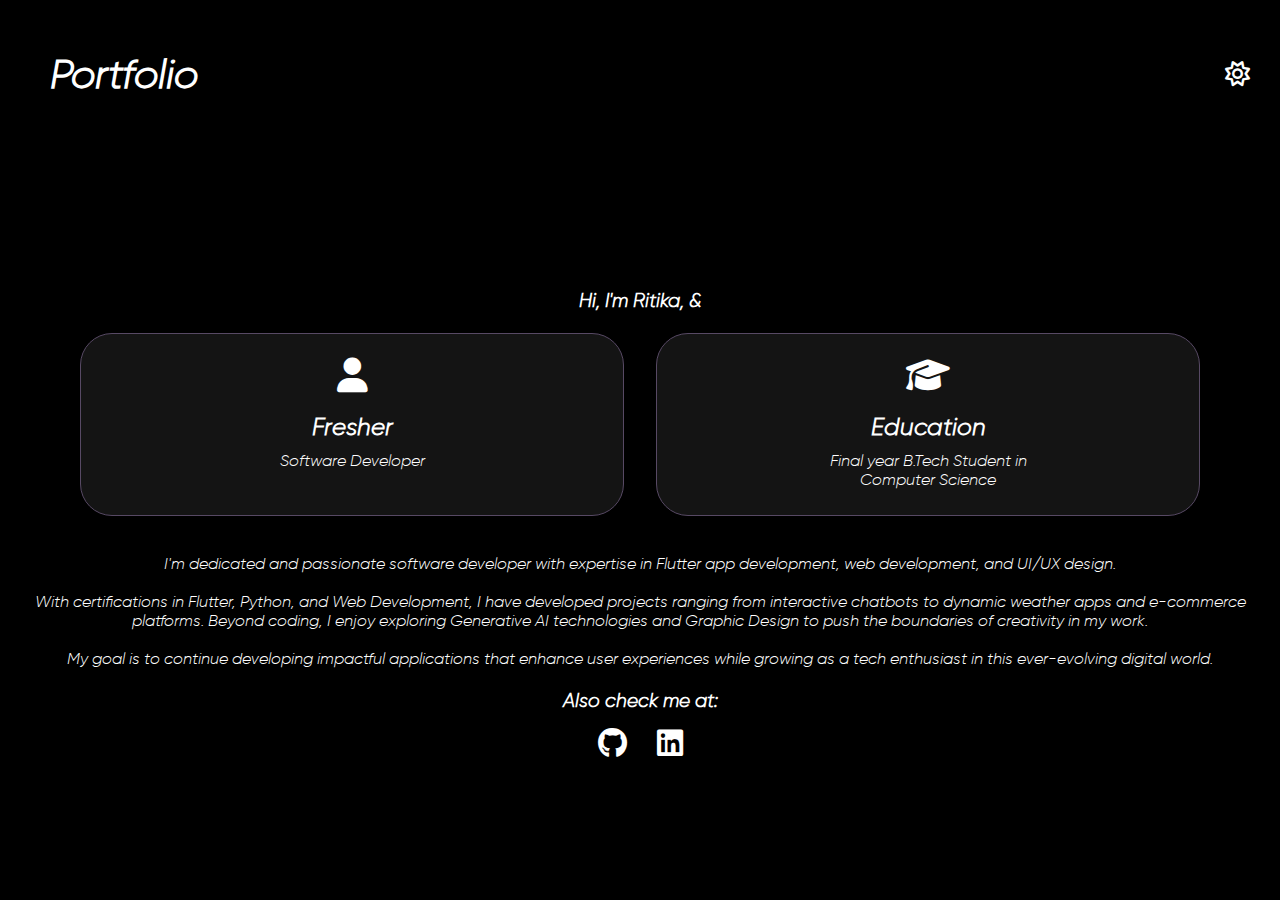
<file: about.html>
<!DOCTYPE html>
<html lang="en">
<head>
    <meta charset="UTF-8">
    <meta name="viewport" content="width=device-width, initial-scale=1.0">
    <title>Document</title>
    <link rel="stylesheet" href="style.css">
    <link rel="stylesheet" href="mediaquery.css">
    <link rel="stylesheet" href="https://cdnjs.cloudflare.com/ajax/libs/font-awesome/6.7.2/css/all.min.css" integrity="sha512-Evv84Mr4kqVGRNSgIGL/F/aIDqQb7xQ2vcrdIwxfjThSH8CSR7PBEakCr51Ck+w+/U6swU2Im1vVX0SVk9ABhg==" crossorigin="anonymous" referrerpolicy="no-referrer" />
    <script src="https://cdnjs.cloudflare.com/ajax/libs/gsap/3.12.5/gsap.min.js" integrity="sha512-7eHRwcbYkK4d9g/6tD/mhkf++eoTHwpNM9woBxtPUBWm67zeAfFC+HrdoE2GanKeocly/VxeLvIqwvCdk7qScg==" crossorigin="anonymous" referrerpolicy="no-referrer"></script>
</head>
<body>
     <!--   Nav Section   -->

    <nav id="navbar">
      <div class="logo">
      <h1>Portfolio</h1>
      </div>
      <div>
        <ul class="nav-links">
          <li><a href="index.html">Home</a></li>
          <li><a href="about.html">About</a></li>
          <li><a href="skills.html">Skills</a></li>
          <li><a href="project_section.html">Project</a></li>
          <li><a href="contact.html">Contact</a></li>
        </ul>
      </div>
      <h3 id="dark-mode-navbar" onclick="toggleDarkMode()"> 
        <i class="fa-regular fa-sun" id="mode-icon-navbar"></i>
      </h3> 
    </nav>
  <!--Hamburger menu-->
  <nav id="hamburger-nav">
      
      <div class="logo">
          <h1>Portfolio</h1>
      </div>
     
      <div class="hamburger-menu">
          <div class="hamburger-icon" onclick="toggleMenu()">
            <span></span>
            <span></span>
            <span></span>
          </div>
          <div class="menu-links">
            <li><a href="index.html" onclick="toggleMenu()">Home</a></li>
            <li><a href="about.html" onclick="toggleMenu()">About</a></li>
            <li><a href="skills.html" onclick="toggleMenu()">Skills</a></li>
            <li><a href="project_section.html" onclick="toggleMenu()">Projects</a></li>
            <li><a href="contact.html" onclick="toggleMenu()">Contact</a></li>
          </div>
        </div>
        <h3 id="dark-mode-hamburger" onclick="toggleDarkMode()"> 
          <i class="fa-regular fa-sun" id="mode-icon-hamburger"></i>
        </h3>
    </nav>


    <!--   About Section  -->
    <div class="about-section">
        <h1> INTRODUCTION </h1>
        <h2>Know More About Me</h2>
    
        <h3> Hi, I'm Ritika, & </h3>
    
        <div class="about-details-container">
            <div class="about-container">
              <div class="details-container">
                <i class="fas fa-user icon"></i>
                <h3>Fresher</h3>
                <p>Software Developer</p>
              </div>
              <div class="details-container">
                <i class="fas fa-graduation-cap icon"></i>
                <h3>Education</h3>
                <p>Final year B.Tech Student in <br />Computer Science</p>
              </div>
            </div>
    
        <pr class="paragraph"></pr>I'm  dedicated and passionate software developer with expertise in Flutter app development, web development, and UI/UX design.
        <br><br>
        With certifications in Flutter, Python, and Web Development, I have developed projects ranging from interactive chatbots to dynamic weather apps and e-commerce platforms. Beyond coding, I enjoy exploring Generative AI technologies and Graphic Design to push the boundaries of creativity in my work.
        <br><br>
        My goal is to continue developing impactful applications that enhance user experiences while growing as a tech enthusiast in this ever-evolving digital world.
        </Pr>
        <h3>Also check me at: </h3>
        <div class="links">
          <a href="https://github.com/Riitiika123"><i class="fab fa-github social-icon"></i></a>
          <a href="https://www.linkedin.com/in/miss-ritika-54a550251/"><i class="fab fa-linkedin social-icon"></i></a>
        </div>
        </div>
        
        <script src="script.js"></script>


</body>
</html>
</file>
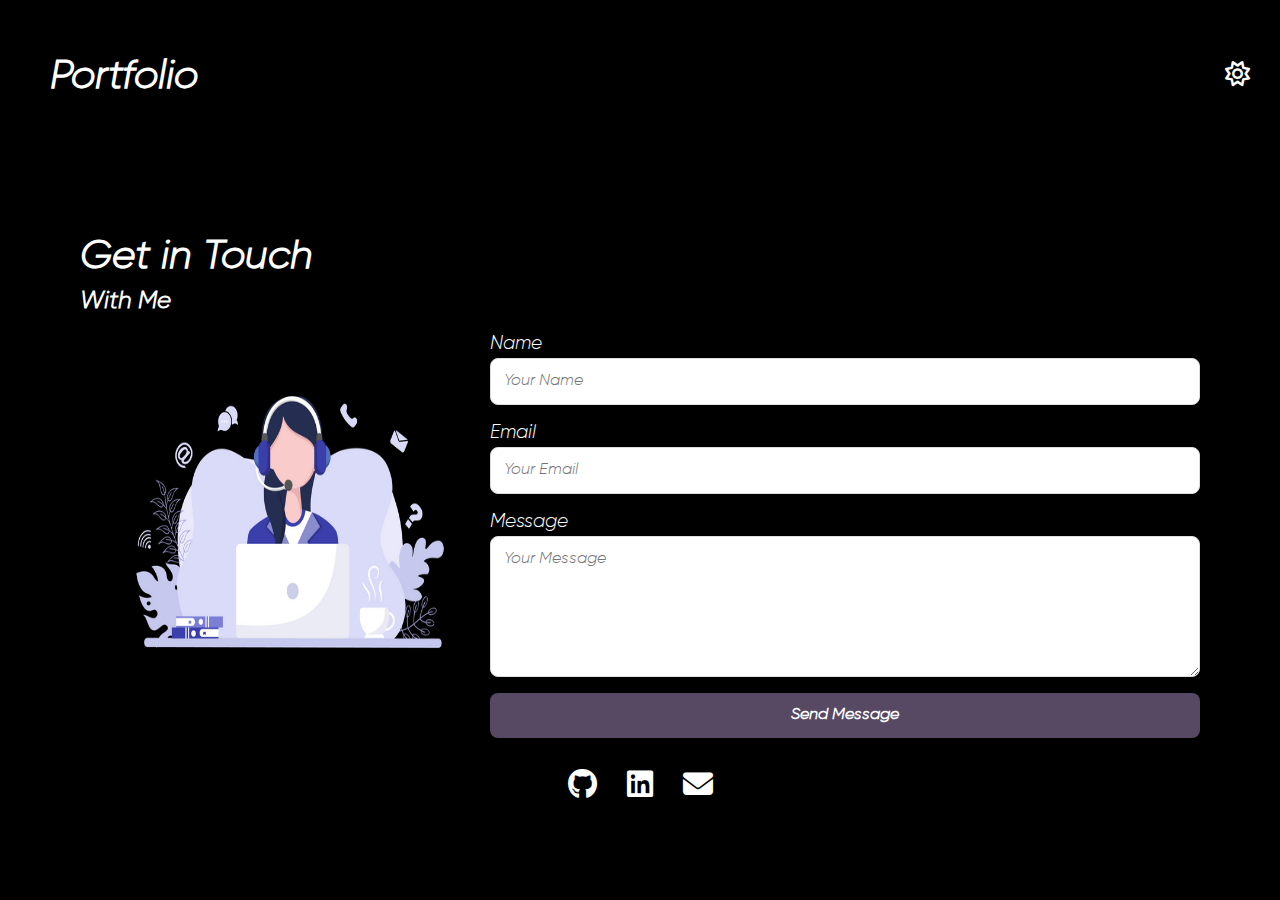
<file: contact.html>
<!DOCTYPE html>
<html lang="en">
<head>
    <meta charset="UTF-8">
    <meta name="viewport" content="width=device-width, initial-scale=1.0">
    <title>Contact</title>
    <link rel="stylesheet" href="style.css">
    <link rel="stylesheet" href="mediaquery.css">
    <link rel="stylesheet" href="https://cdnjs.cloudflare.com/ajax/libs/font-awesome/6.7.2/css/all.min.css" integrity="sha512-Evv84Mr4kqVGRNSgIGL/F/aIDqQb7xQ2vcrdIwxfjThSH8CSR7PBEakCr51Ck+w+/U6swU2Im1vVX0SVk9ABhg==" crossorigin="anonymous" referrerpolicy="no-referrer" />
    <script src="https://cdnjs.cloudflare.com/ajax/libs/gsap/3.12.5/gsap.min.js" integrity="sha512-7eHRwcbYkK4d9g/6tD/mhkf++eoTHwpNM9woBxtPUBWm67zeAfFC+HrdoE2GanKeocly/VxeLvIqwvCdk7qScg==" crossorigin="anonymous" referrerpolicy="no-referrer"></script>
</head>
<body>
    <!--  Nav Section  -->
    <nav id="navbar">
        <div class="logo">
        <h1>Portfolio</h1>
        </div>
        <div>
          <ul class="nav-links">
            <li><a href="index.html">Home</a></li>
            <li><a href="about.html">About</a></li>
            <li><a href="skills.html">Skills</a></li>
            <li><a href="project_section.html">Project</a></li>
            <li><a href="contact.html">Contact</a></li>
          </ul>
        </div>
        <h3 id="dark-mode-navbar" onclick="toggleDarkMode()"> 
          <i class="fa-regular fa-sun" id="mode-icon-navbar"></i>
        </h3> 
      </nav>
    <!--Hamburger menu-->
    <nav id="hamburger-nav">
        
        <div class="logo">
            <h1>Portfolio</h1>
        </div>
       
        <div class="hamburger-menu">
            <div class="hamburger-icon" onclick="toggleMenu()">
              <span></span>
              <span></span>
              <span></span>
            </div>
            <div class="menu-links">
              <li><a href="index.html" onclick="toggleMenu()">Home</a></li>
              <li><a href="about.html" onclick="toggleMenu()">About</a></li>
              <li><a href="skills.html" onclick="toggleMenu()">Skills</a></li>
              <li><a href="project_section.html" onclick="toggleMenu()">Projects</a></li>
              <li><a href="#" onclick="toggleMenu()">Contact</a></li>
            </div>
          </div>
          <h3 id="dark-mode-hamburger" onclick="toggleDarkMode()"> 
            <i class="fa-regular fa-sun" id="mode-icon-hamburger"></i>
          </h3>
      </nav>

    <!--  Contact Page   -->
<div class="contact-container">
    <h1>Get in Touch</h1>
    <h2>With Me</h2>
    <div class="contact-informations">
    <img class="contact-img" src="/images/contact.avif">
    <form id="contactForm">
      
        <label for="name">Name</label>
        <input type="text" id="name" name="name" placeholder="Your Name" required>
  
        <label for="email">Email</label>
        <input type="email" id="email" name="email" placeholder="Your Email" required>
  
        <label for="message">Message</label>
        <textarea id="message" name="message" rows="6" placeholder="Your Message" required></textarea>
  
        <button type="submit" class="submit-btn">Send Message</button>
    </form>
    </div>
  
    <div class="links">
        <a href="https://github.com/ritika" target="_blank">
          <i class="fab fa-github social-icon"></i>
        </a>
    
        <a href="https://linkedin.com/in/ritika" target="_blank">
          <i class="fab fa-linkedin social-icon"></i>
        </a>
        <a href="ritika1962005@gmail.com">
          <i class="fas fa-envelope social-icon" ></i>
        </a>
    </div>
  </div>
  
  
      <script src="script.js"></script>
</body>
</html>
</file>
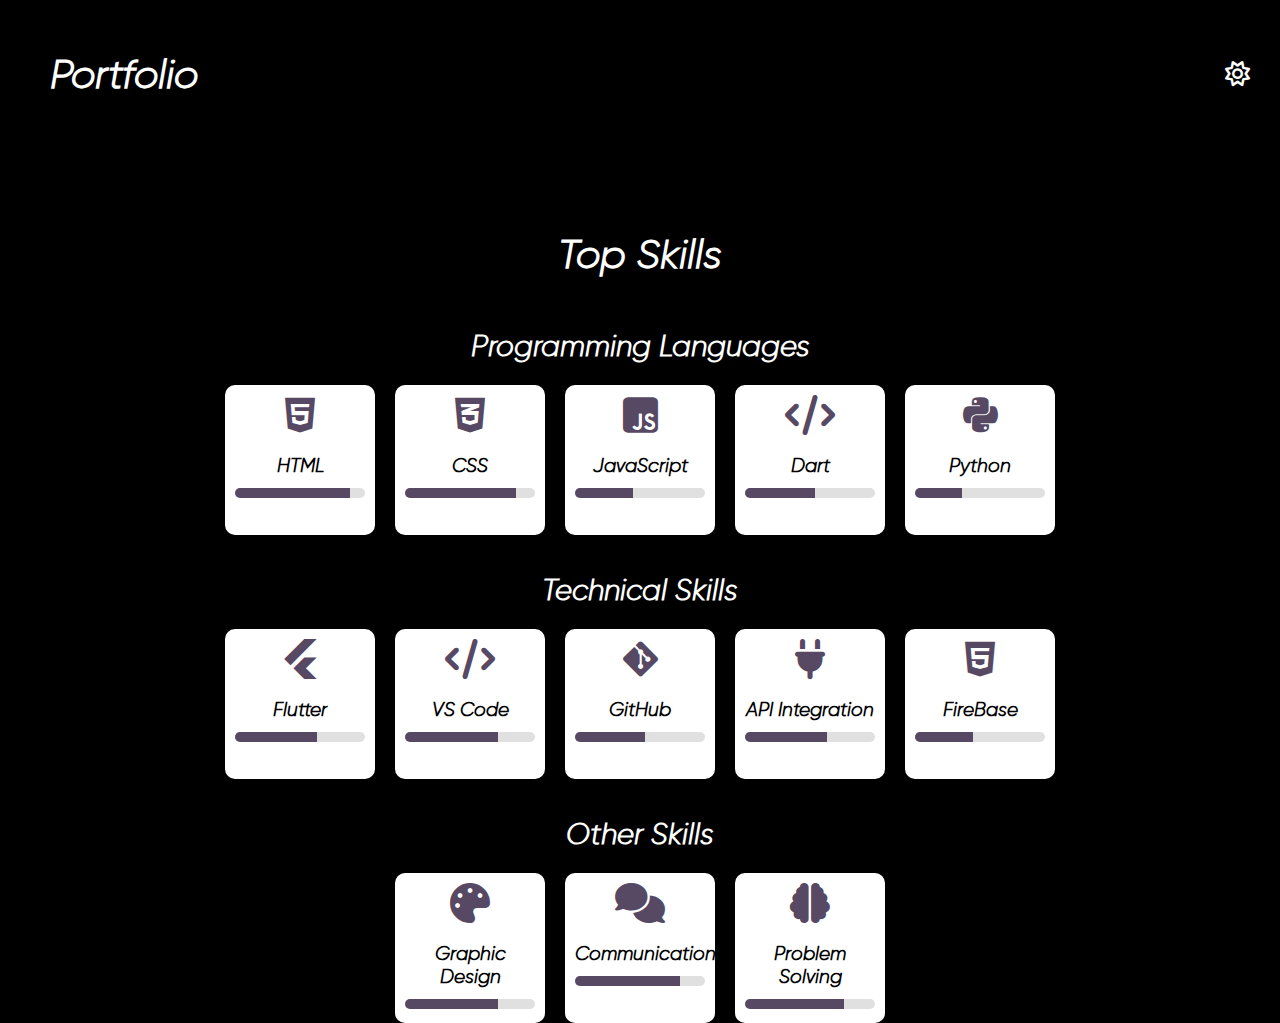
<file: skills.html>
<!DOCTYPE html>
<html lang="en">
<head>
    <meta charset="UTF-8">
    <meta name="viewport" content="width=device-width, initial-scale=1.0">
    <title>Skills</title>
    <link rel="stylesheet" href="style.css">
    <link rel="stylesheet" href="mediaquery.css">
    <link rel="stylesheet" href="https://cdnjs.cloudflare.com/ajax/libs/font-awesome/6.7.2/css/all.min.css" integrity="sha512-Evv84Mr4kqVGRNSgIGL/F/aIDqQb7xQ2vcrdIwxfjThSH8CSR7PBEakCr51Ck+w+/U6swU2Im1vVX0SVk9ABhg==" crossorigin="anonymous" referrerpolicy="no-referrer" />
    <script src="https://cdnjs.cloudflare.com/ajax/libs/gsap/3.12.5/gsap.min.js" integrity="sha512-7eHRwcbYkK4d9g/6tD/mhkf++eoTHwpNM9woBxtPUBWm67zeAfFC+HrdoE2GanKeocly/VxeLvIqwvCdk7qScg==" crossorigin="anonymous" referrerpolicy="no-referrer"></script>
</head>
<body>
    <!--   Nav Section   -->

    <nav id="navbar">
      <div class="logo">
      <h1>Portfolio</h1>
      </div>
      <div>
        <ul class="nav-links">
          <li><a href="index.html">Home</a></li>
          <li><a href="about.html">About</a></li>
          <li><a href="skills.html">Skills</a></li>
          <li><a href="project_section.html">Project</a></li>
          <li><a href="contact.html">Contact</a></li>
        </ul>
      </div>
      <h3 id="dark-mode-navbar" onclick="toggleDarkMode()"> 
        <i class="fa-regular fa-sun" id="mode-icon-navbar"></i>
      </h3> 
    </nav>
  <!--Hamburger menu-->
  <nav id="hamburger-nav">
      
      <div class="logo">
          <h1>Portfolio</h1>
      </div>
     
      <div class="hamburger-menu">
          <div class="hamburger-icon" onclick="toggleMenu()">
            <span></span>
            <span></span>
            <span></span>
          </div>
          <div class="menu-links">
            <li><a href="index.html" onclick="toggleMenu()">Home</a></li>
            <li><a href="about.html" onclick="toggleMenu()">About</a></li>
            <li><a href="skills.html" onclick="toggleMenu()">Skills</a></li>
            <li><a href="project_section.html" onclick="toggleMenu()">Projects</a></li>
            <li><a href="contact.html" onclick="toggleMenu()">Contact</a></li>
          </div>
        </div>
        <h3 id="dark-mode-hamburger" onclick="toggleDarkMode()"> 
          <i class="fa-regular fa-sun" id="mode-icon-hamburger"></i>
        </h3>
    </nav>



      <!-- Skill Section -->
    <div class="skills-section" id="skills">
        <h1>Top Skills</h1>
      
        <!-- Programming Languages Section -->
        <div class="skills-category">
          <h2>Programming Languages</h2>
          <div class="skills-container">
            <div class="skill-item">
                <i class="fab fa-html5 skill-icon"></i>
                <h3>HTML</h3>
                <div class="progress-bar">
                  <div class="progress" style="width: 98%;"></div>
                </div>
              </div>
              <div class="skill-item">
                <i class="fab fa-css3-alt skill-icon"></i>
                <h3>CSS</h3>
                <div class="progress-bar">
                  <div class="progress" style="width: 95%;"></div>
                </div>
              </div>
            
            <div class="skill-item">
              <i class="fab fa-js-square skill-icon"></i>
              <h3>JavaScript</h3>
              <div class="progress-bar">
                <div class="progress" style="width: 50%;"></div>
              </div>
            </div>

            <div class="skill-item">
                <i class="fas fa-code skill-icon"></i>
                <h3>Dart</h3>
                <div class="progress-bar">
                  <div class="progress" style="width: 60%;"></div>
                </div>
              </div>

            <div class="skill-item">
                <i class=" fab fa-python skill-icon"></i>
                <h3>Python</h3>
                <div class="progress-bar">
                  <div class="progress" style="width: 40%;"></div>
                </div>
              </div>
          </div>
        </div>
      
        <!-- Technical Skills Section -->
        <div class="skills-category">
          <h2>Technical Skills</h2>
          <div class="skills-container">
            <div class="skill-item">
              <i class="fab fa-flutter skill-icon"></i>
              <h3>Flutter</h3>
              <div class="progress-bar">
                <div class="progress" style="width: 70%;"></div>
              </div>
            </div>

            <div class="skill-item">
              <i class="fas fa-code skill-icon"></i>
              <h3>VS Code</Code></h3>
              <div class="progress-bar">
                <div class="progress" style="width: 80%;"></div>
              </div>
            </div>

            <div class="skill-item">
              <i class="fab fa-git-alt skill-icon"></i>
              <h3>GitHub</h3>
              <div class="progress-bar">
                <div class="progress" style="width: 60%;"></div>
              </div>
            </div>

            <div class="skill-item">
              <i class="fas fa-plug skill-icon"></i>
              <h3>API Integration</h3>
              <div class="progress-bar">
                <div class="progress" style="width: 70%;"></div>
              </div>
            </div>

            <div class="skill-item">
                <i class="fab fa-html5 skill-icon"></i>
                <h3>FireBase</h3>
                <div class="progress-bar">
                  <div class="progress" style="width: 50%;"></div>
                </div>
              </div>
          </div>
        </div>
      
        <!-- Other Skills Section -->
        <div class="skills-category">
          <h2>Other Skills</h2>
          <div class="skills-container">
            <div class="skill-item">
              <i class="fas fa-palette skill-icon"></i>
              <h3>Graphic Design</h3>
              <div class="progress-bar">
                <div class="progress" style="width: 80%;"></div>
              </div>
            </div>

            <div class="skill-item">
              <i class="fas fa-comments skill-icon"></i>
              <h3>Communication</h3>
              <div class="progress-bar">
                <div class="progress" style="width: 90%;"></div>
              </div>
            </div>

            <div class="skill-item">
              <i class="fas fa-brain skill-icon"></i>
              <h3>Problem Solving</h3>
              <div class="progress-bar">
                <div class="progress" style="width: 85%;"></div>
              </div>
            </div>
          </div>
        </div>
      </div>
      
      
    <script src="script.js"></script>
</body>
</html>
</file>
<file: style.css>
/*boiler plate for whole project*/
@font-face {
    font-family: 'Gilroy';
    src: url('Gilroy-LightItalic.ttf') format('truetype');
    font-weight: 300;
    font-style: normal;
}
*{
    margin:0;
    padding: 0;
    box-sizing: border-box;
    font-family: 'Gilroy','sans-sarif';
}

html,body{
    height: 100%;
    width: 100%;
    background-color: black;
    color:white;
    scroll-behavior: smooth;
}

/* Nav bar */
nav , .nav-links{
    display: flex;
}

nav{
    justify-content: space-between;
    align-items: center;
    height: 17vh;
}

.nav-links{
    font-size: 20px;
    display: flex;
    gap: 50px;
}

nav a{
    text-decoration: none;
    color: white;
}
nav a:hover{
    border-bottom: 2px solid #574964 ;
}
nav li{
    list-style: none;
    font-size: 25px;
}
nav h3{
    font-size: 25px;
    margin-right: 30px;
}

/* Dark mode styles*/
.dark-mode {
    background-color: black;
    color: white;
}
.light-mode {
    background-color: white;
    color: black;

}
.light-mode nav li a{
    color: black;
}

.logo {
    display: flex;
    
}
.logo h1{
    font-size: 40px;
    font-weight: 800;
    margin-left: 50px;

}
#dark-mode-hamburger {
    margin-left: 10px;
    display: block;
    position: absolute;

    cursor: pointer;
    z-index: 10;
  
}
/* Hamburger */
#hamburger-nav{
    display: none;
}

.hamburger-menu{
    position: relative;
    display: inline-block;
}
.hamburger-icon{
    margin-right: 20px;
    display: flex;
    flex-direction: column;
    justify-content: space-between;
    height: 24px;
    width: 30px;
    cursor: pointer;
}

.hamburger-icon span{
    width: 100%;
    height: 2px;
    background-color: white;
    transition: all 0.3 ease-in-out;
}

.menu-links{
    position: absolute;
    top: 100%;
    right: 0;
    background-color: #817190;
    width: fit-content;
    max-height: 0;
    overflow: hidden;
    transition: all 0.3 ease-in-out;

}

.menu-links a{
    display: block;
    padding: 10px;
    text-align: center;
    font-size: 1.5rem;
    color: black;
    text-decoration: none;
    transition: all 0.3 ease-in-out;
}

menu-links li{
    list-style: none;
}

.menu-links.open{
    max-height: 300px;
}

.hamburger-icon.open span:first-child{
    transform: rotate(45deg) translate(10px,5px);
}

.hamburger-icon.open span:nth-child(2){
    opacity: 0;
}

.hamburger-icon.open span:last-child{
    transform: rotate(-45deg) translate(10px , -5px);
}

.hamburger-icon span:first-child
{
    transform: none;
}

.hamburger-icon span:first-child{
    opacity: 1;
}

.hamburger-icon span:first-child{
    transform: none;
}
/* Hamburger icon visibility and color in light mode */
.light-mode .hamburger-icon span {
    background-color: black; /* Change the color to black in light mode */
}

.light-mode nav li a {
    color: black;
}

/*Home page*/
.home-page {
    margin-top: 50px;
    height: max-content;
    width: 100%;
 }
.my-image{
    height: 140px;
    width: 150px;
    border-radius: 50%;
    transition: transform 0.4s ease-in-out 
}
.my-image:hover{
    transform:  scale(1.2);
    box-shadow: 0 10px 20px #574964; 
    
}
.profile{
    display: flex;
    justify-content: center;
}
.headings{
    margin-top: 20px;
    text-align: center;
}
.heading1{
    font-size: 22px;     
}
.heading2{
    font-size: 30px;
    font-weight: 800;
}
.dynamic-text{
    font-size: 40px;
    font-weight: bold;
    color: rgb(139, 111, 165);
    min-height: 55px;
}
.btn{
    margin-top: 50px ;
    display: flex;
    justify-content: center;
    gap: 50px;
    
}
.about-btn{
    padding: 12px;
    font-size: 15px;
    border-radius: 5px;
    border: none;
    background-color: #574964;
    color: white;
}
.about-btn:hover{
    background-color: white;
    color: black;
    cursor: pointer;
}
.light-mode .about-btn:hover{
    background-color: #817190;
    color: white;
}
.resume-btn{
    font-size: 15px;
    background-color: #574964;
    color: white;
    border: none;
    border-radius: 5px;
    padding: 12px;

}
.resume-btn:hover{
    background-color: white;
    color: black;
    cursor: pointer;
}
.light-mode .resume-btn:hover{
    background-color: #817190;
    color: white;
}

/*  About Section  */
.about-section{
    margin-top: 30px;
    height: max-content;
    width: 100%;
    text-align: center;
}
.about-section h1{
    font-size: 2.5rem;
}
.about-section h2{
    margin-top: 10px;
    font-size: 1.5rem;
}
.about-section h4{
    margin-top: 50px;
    font-size: 1.5rem;
}
.about-section h3{
    margin-top: 20px;
}
.about-section .paragraph{
   margin-top: 30px;

}
.about-container{
    display: flex;
    gap: 2rem;
    margin: 20px 80px 10px 80px;
}

.about-details-container{
    justify-content: center;
    flex-direction: column;
}
.light-mode .details-container{
    background-color: white;
    color: black;
}

.about-container,
.about-details-container{
    display: flex;
}


.details-container{
    padding: 1.5rem;
    flex: 1;
    background:rgb(20, 20, 20);
    border-radius: 2rem;
    border: black 0.1rem solid;
    border-color: #574964;
    text-align: center;
}
.details-container:hover{
    transform: scale(1.02);
    box-shadow: 0 8px 12px #817190;
}

.details-container h3{
    margin-bottom: 10px;
    font-size: 1.5rem;
}
.icon{
    font-size: 35px;
}
 
.links{
    display: flex;
    justify-content: center;
    gap: 30px;
    margin-top: 15px;   
}
.social-icon{
    font-size: 30px;
    color: white;
}
body.light-mode .social-icon{
    color: black;
}
.light-mode .about-section{
    background-color: white;
    color: black;
}

/*  Skills  */
.skills-section {
    height: max-content;
    margin-top: 80px;
    text-align: center;
  }
  
  .skills-section h1 {
    font-size: 2.5rem;
    margin-bottom: 50px;
  }
  
  .skills-category {
    margin-bottom: 40px;
  }
  
  .skills-category h2 {
    font-size: 1.8rem;
    margin-bottom: 20px;
  }
  
  .skills-container {
    display: flex;
    flex-wrap: wrap;
    justify-content: center;
    gap: 20px;
  }
  
  .skill-item {
    width: 150px;
    height: 150px;
    text-align: center;
    background: #fff;
    border-radius: 10px;
    padding: 10px;
    box-shadow: 0 4px 8px rgba(0, 0, 0, 0.1);
    transition: transform 0.3s;
  }
  
  .skill-item:hover {
    transform: translateY(-10px);
  }
  
  .skill-icon {
    font-size: 40px;
    color: #574964;
    margin-bottom: 10px;
  }
  
  .skill-item h3 {
    font-size: 1.2rem;
    margin: 10px 0;
    color: black;
  }
  
  .progress-bar {
    background: #e0e0e0;
    border-radius: 10px;
    overflow: hidden;
    height: 10px;
    margin-bottom: 10px;
  }
  
  .progress {
    height: 100%;
    background: #574964;
    transition: width 0.5s ease;
  }
  
/* Projects */
.projects{
    margin-top: 80px;
    height: max-content;
    width: 100%;
    text-align: center;
}
.projects h2{
    font-size: 2rem;

}
.container{
    margin-top: 30px;
    display: flex;
    flex-wrap: wrap;
    grid-template-columns: repeat(auto-fit,minmax(300px,1fr));
    justify-content: space-evenly;
}
.box{
    margin-top: 30px;
    max-height:450px;
    max-width: 350px;
    border: 1px solid white;
    border-radius: 15px;
    background-color: rgb(20, 20, 20);
    overflow-wrap: break-word;
    
}
.box:hover {
    transform: translateY(-10px);
  }
.box .e-commerce {
    height: 180px;
    width: 250px;
    margin-top: 20px;
    border-radius: 10px;
}
.box .notes{
    height: 180px;
    width: 250px;
    margin-top: 20px;
    border-radius: 10px;
}
.box .weatherApp{
    height: 180px;
    width: 250px;
    margin-top: 20px;
    border-radius: 10px;
}
.box .assistantApp{
    height: 180px;
    width: 250px;
    margin-top: 20px;
    border-radius: 10px;
}
.box .portfolioWeb{
    height: 180px;
    width: 250px;
    margin-top: 20px;
    border-radius: 10px;
}
.box h3{
    margin-top: 10px;
}
.box .description{
    font-size: 12px;
}
.projectButton a
{
    text-decoration: none;
    color: white;
}
.projectButton{
    padding: 10px;
    display: flex;
    justify-items: start;
    background-color: #574964;
    border-radius: 5px;
    border: none;
    margin: 20px;
}
.projectButton:hover{
    background-color: white;
}
.projectButton a:hover{
    color: black;
}

.light-mode .projectButton:hover{
    background-color: #817190;
    color: white;
}
.light-mode .projects{
    background-color: white;
    color: black;
}
.light-mode .box{
    border: 1px solid black;  
    background-color: rgb(243, 243, 243);
}

/*  Contact */
.contact-container {
    border-radius: 12px;
    box-shadow: 0 4px 10px rgba(0, 0, 0, 0.1);
    padding: 5rem;
}

.contact-container h1{
    font-size: 2.5rem;
    margin-bottom: 1rem;
    
}
.contact-container h2{
    font-size: 1.5rem;
    margin-top: -10px;
    margin-bottom: 1rem;
    
}
.contact-img{
    float: left;
    margin-left: 10px;
    height: 380px;
    width: 400px;
}

form {
    display: flex;
    flex-direction: column;
}

label {
    font-size: 1.2rem;
    margin-bottom: 0.2rem;
}

input, textarea, .submit-btn{
    padding: 0.8rem;
    margin-bottom: 1rem;
    border: 1px solid #ddd;
    border-radius: 8px;
    font-size: 1rem;
}

input:focus, textarea:focus {
    border-color: #574964;
    outline: none;
    box-shadow: 0 0 4px #817190;
}

.submit-btn {
    background-color:#574964;
    color: white;
    border: none;
    cursor: pointer;
    font-weight: bold;
    transition: background-color 0.3s;
}

.submit-btn:hover {
    background-color: #817190;
}
</file>
<file: mediaquery.css>
@media screen and (max-width : 800px) {
   
    nav{
        display: none;
    }

   #hamburger-nav {
    display: flex;
   
   }
  
}

/*skills*/
@media (max-width: 768px) {
    .skills-container {
      flex-direction: column;
      align-items: center;
    }
  
    .skill-item {
      width: 90%;
      margin-bottom: 20px;
    }
  }
</file>
